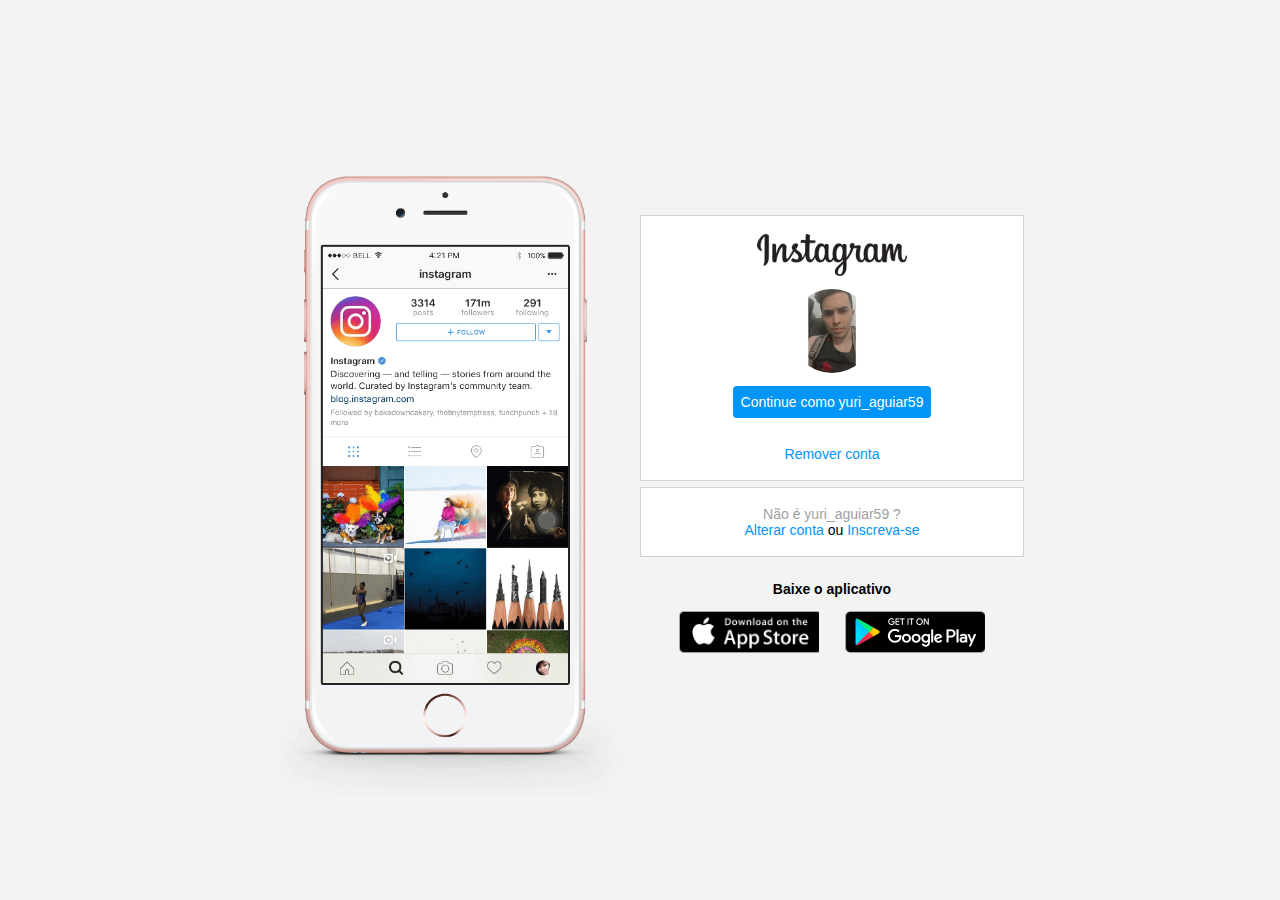
<file: index.html>
<!DOCTYPE html>
<html lang="pt-BR">
<head>
    <meta charset="UTF-8">
    <meta http-equiv="X-UA-Compatible" content="IE=edge">
    <meta name="viewport" content="width=device-width, initial-scale=1.0">
    <link rel="stylesheet" href="style.css">

    <title>Instagram</title>
</head>
<body>
    <div class="instagram-wrapper">
        <div class="instagram-phone">
            <img src="./img/instagram-celular.png" alt="Celular">
        </div>

        <div class="instagram-continue">
            <div class="group">
                <img src="./img/instagram-logo.png" alt="Instagram logo" class="instagram-logo">
                <div class="profile-photo">
                    <img src="./img/photo.jpg" alt="Foto de perfil">
                </div>
                <a href="#" class="instagram-login">Continue como yuri_aguiar59</a>
                <a href="#" class="instagram-logout">Remover conta</a>
            </div>

            <div class="group">
                <p class="not-account">Não é yuri_aguiar59 ?</p>
                <p class="notaccount">
                    <a href="login.html"><span class="link-blue">Alterar conta</span></a>
                    ou
                    <a href="cadastro.html"><span class="link-blue">Inscreva-se</span></a>
                </p>
            </div>

            <div class="get-the-app">
                <p class="get-app">Baixe o aplicativo</p>
                <div class="download">
                    <a href="#" class="app-download"></a>
                    <a href="#" class="app-download"></a>
                </div>
            </div>
        </div>
    </div>
</body>
</html>
</file>
<file: style.css>
*{
    padding: 0;
    margin: 0;
    box-sizing: border-box;
    text-decoration: none;
    font-family: sans-serif;
    font-size: 14px;
}
body{
    width: 100%;
    min-height: 100vh; 
    background-color: rgb(243, 243, 243);
    margin: 0;
    padding: 0;
    display: flex;
    justify-content: center; 
    overflow: hidden;
}

/*Image cell*/
.instagram-wrapper{
    display: flex;
    align-items: center;
    justify-content: start;
    width: 60%;
    height: 100vh;
}
.instagram-phone{
    display: flex;
    align-items: center;
    justify-content: center;
    width: 50%;
}
.instagram-phone img{
    height: 50rem;   
}

/*Container login*/
.instagram-continue{
    display: flex;
    align-items: center;
    justify-content: space-around;
    flex-direction: column;
    width: 50%;
    min-height: 34rem;
}
.group{
    display: flex;
    justify-content: space-between;
    align-items: center;
    flex-direction: column;
    background-color: white;
    width: 100%;
    padding: 1.3rem 0;
    border: 1px solid lightgray;
}
.group:nth-child(1){
    min-height: 19rem;
}
.instagram-logo{
    height: 3rem;
}
.profile-photo{
    display: flex;
    justify-content: center;
    align-items: center;
    border-radius: 50%;
    overflow: hidden;
}
.profile-photo img{
    height: 6rem;
}
.instagram-login{
    background-color: #0095f6;
    color: white;
    padding: 8px;
    border-radius: 4px;
}
.instagram-logout{
    color: #0095f6;
    margin-top: 1rem;
}
.not-account{
    color: rgb(160, 160, 160);
}
.link-blue{
    color: #0095f6;
}
.get-the-app{
    font-weight: bold;
    display: flex;
    flex-direction: column;
    align-items: center;
    justify-content: center;
    width: 100%;
    padding: 1.3rem 0;
}
.download{
    display: flex;
    width: 100%;
    justify-content: space-evenly;
    align-items: center;
    padding: 1rem;
}
.app-download{
    height: 3rem;
    width: 10rem;
    background-size: cover;
}
.app-download:nth-child(1){
    background-image: url('./img/apple-button.png');
}
.app-download:nth-child(2){
    background-image: url('./img/googleplay-button.png');
}

/*Responsive*/
@media (max-width: 1034px){
    .instagram-wrapper{
        width: 90%;
    }
}

@media (max-width: 650px){
    body{
        background-color: white;
    }
    .group{
        border: 1px solid transparent;
    }
    .instagram-wrapper{
        width: 90%;
    }
    .instagram-phone{
        display: none;
    }
    .instagram-continue{
        width: 100%;
    }
}
</file>
